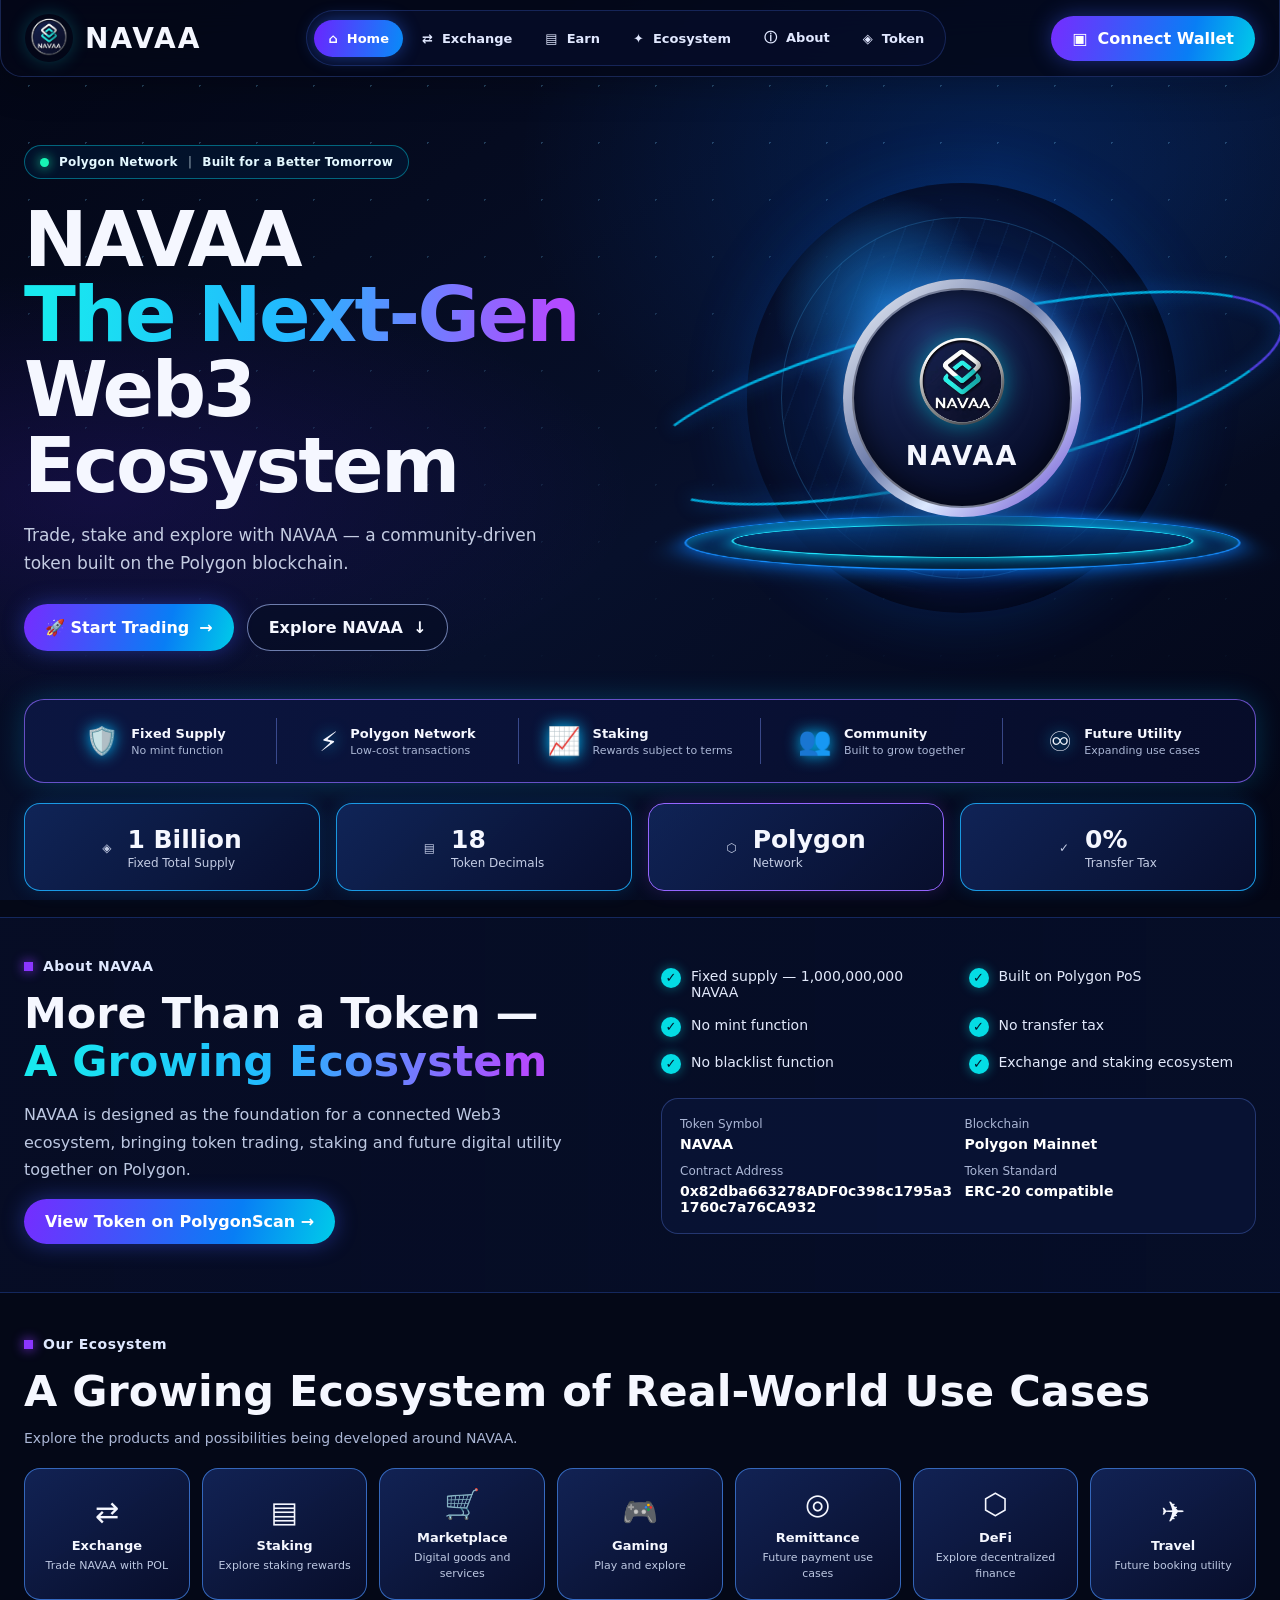
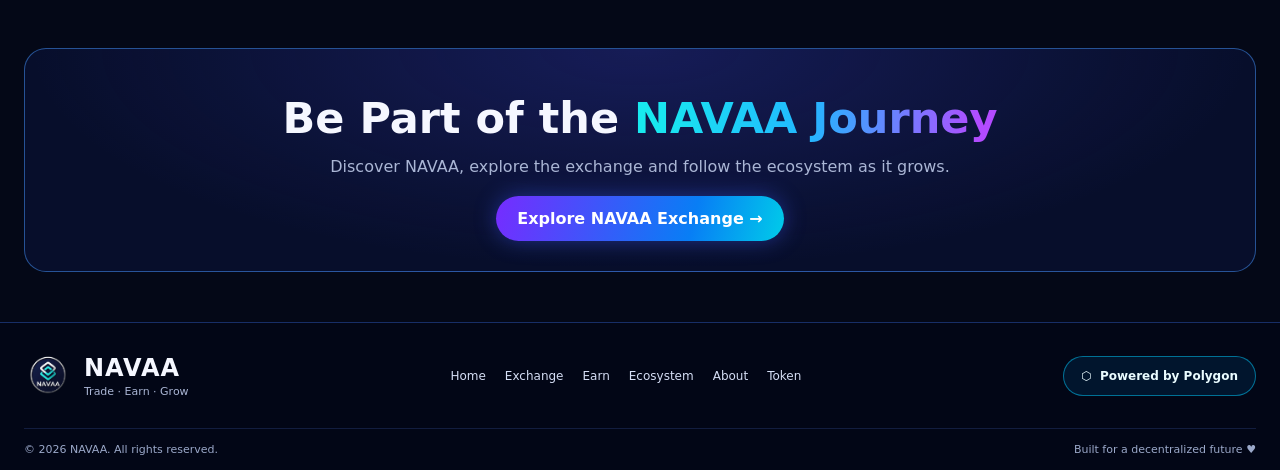
<file: index (5).html>
<!DOCTYPE html>
<html lang="en">
<head>
  <meta charset="UTF-8">
  <meta name="viewport" content="width=device-width, initial-scale=1.0">
  <meta name="theme-color" content="#05091d">
  <meta name="description" content="NAVAA — a community-driven Web3 token ecosystem on Polygon. Explore Exchange, Earn and the NAVAA ecosystem.">
  <title>NAVAA — The Next-Gen Web3 Ecosystem</title>
  <style>
    :root{
      --bg:#040817;--panel:rgba(12,20,54,.78);--panel2:rgba(12,25,65,.72);
      --cyan:#16e9ef;--blue:#168dff;--purple:#8b36ff;--text:#f5f7ff;
      --muted:#aab6d5;--line:rgba(100,139,255,.30);--glow:0 0 28px rgba(0,190,255,.22);
      --max:1240px;
    }
    *{box-sizing:border-box}
    html{scroll-behavior:smooth;scroll-padding-top:90px}
    body{margin:0;background:var(--bg);color:var(--text);font-family:Inter,ui-sans-serif,system-ui,-apple-system,Segoe UI,Roboto,Arial,sans-serif;overflow-x:hidden}
    body:before{content:"";position:fixed;inset:0;z-index:-2;background:
      radial-gradient(ellipse at 78% 18%,rgba(0,107,255,.20),transparent 34%),
      radial-gradient(ellipse at 8% 55%,rgba(102,34,255,.14),transparent 32%),
      linear-gradient(145deg,#030615,#07102b 55%,#030615)}
    body:after{content:"";position:fixed;inset:0;z-index:-1;pointer-events:none;opacity:.32;background-image:radial-gradient(#78cfff 1px,transparent 1px);background-size:57px 57px;mask-image:linear-gradient(to bottom,black,transparent 80%)}
    a{color:inherit;text-decoration:none}
    button{font:inherit}
    .container{width:min(var(--max),calc(100% - 48px));margin:auto}
    .topbar{position:sticky;top:0;z-index:50;background:rgba(4,8,25,.84);backdrop-filter:blur(18px);border:1px solid rgba(87,132,255,.25);border-top:0;border-radius:0 0 22px 22px;box-shadow:0 8px 35px rgba(0,0,0,.25)}
    .nav{height:76px;display:flex;align-items:center;justify-content:space-between;gap:22px}
    .brand{display:flex;align-items:center;gap:12px;flex-shrink:0}
    .brand img{width:48px;height:48px;object-fit:contain;border-radius:50%;box-shadow:0 0 18px rgba(22,233,239,.22)}
    .brand-name{font-size:28px;font-weight:850;letter-spacing:2px}
    .nav-links{display:flex;align-items:center;gap:5px;padding:7px;border:1px solid rgba(77,119,245,.24);border-radius:40px;background:rgba(7,14,43,.72)}
    .nav-links a{font-size:13px;font-weight:650;color:#e1e8ff;padding:11px 14px;border-radius:30px;transition:.2s;white-space:nowrap}
    .nav-links a:hover,.nav-links a.active{background:linear-gradient(100deg,#6a25ff,#078cf8);box-shadow:0 0 18px rgba(48,111,255,.45);color:white}
    .nav-cta,.primary-btn{display:inline-flex;align-items:center;justify-content:center;gap:10px;padding:13px 21px;border:0;border-radius:30px;color:white;font-weight:750;background:linear-gradient(105deg,#762cff,#087ef5 68%,#00cce9);box-shadow:0 0 22px rgba(63,91,255,.42);transition:transform .2s,filter .2s;white-space:nowrap}
    .nav-cta:hover,.primary-btn:hover{transform:translateY(-2px);filter:brightness(1.13)}
    .menu-toggle{display:none;width:44px;height:44px;border:1px solid var(--line);border-radius:13px;background:#101a40;color:white;font-size:23px}
    .hero{position:relative;min-height:580px;display:grid;grid-template-columns:1.03fr .97fr;align-items:center;gap:20px;padding:68px 0 48px}
    .hero-copy{position:relative;z-index:2}
    .eyebrow{display:inline-flex;align-items:center;gap:10px;padding:9px 15px;border:1px solid rgba(0,218,239,.42);border-radius:30px;background:rgba(3,27,57,.55);color:#e4f8ff;font-size:12px;font-weight:700;letter-spacing:.2px}
    .dot{width:9px;height:9px;border-radius:50%;background:#17f5b4;box-shadow:0 0 12px #17f5b4}
    h1{font-size:clamp(44px,6.2vw,76px);line-height:.99;letter-spacing:-2.5px;margin:23px 0 18px;font-weight:900}
    .gradient-text{background:linear-gradient(95deg,#18e9ef 5%,#22b8ff 48%,#b34bff 95%);-webkit-background-clip:text;background-clip:text;color:transparent}
    .hero-copy p{max-width:520px;color:#c4cce2;font-size:17px;line-height:1.65;margin:0 0 27px}
    .hero-actions{display:flex;gap:13px;flex-wrap:wrap}
    .secondary-btn{display:inline-flex;align-items:center;justify-content:center;gap:10px;padding:13px 21px;border:1px solid rgba(173,194,255,.62);border-radius:30px;background:rgba(6,13,35,.6);font-weight:700;transition:.2s}
    .secondary-btn:hover{border-color:var(--cyan);box-shadow:var(--glow)}
    .hero-art{height:470px;position:relative;display:grid;place-items:center;isolation:isolate}
    .planet{position:absolute;width:min(430px,90%);aspect-ratio:1;border-radius:50%;background:
      radial-gradient(circle at 32% 28%,rgba(28,156,255,.65),transparent 26%),
      radial-gradient(circle at 68% 70%,rgba(19,50,153,.95),transparent 48%),
      radial-gradient(circle at 50% 50%,#0b2d73,#07102c 70%);
      box-shadow:inset -28px -22px 65px #020616,0 0 70px rgba(0,111,255,.26);opacity:.82}
    .planet:before{content:"";position:absolute;inset:8%;border-radius:50%;border:1px solid rgba(70,182,255,.28);background:repeating-linear-gradient(110deg,transparent 0 22px,rgba(52,159,255,.08) 23px 24px)}
    .orbit{position:absolute;width:112%;height:34%;border:3px solid rgba(0,205,255,.8);border-left-color:transparent;border-right-color:rgba(95,70,255,.8);border-radius:50%;transform:rotate(-13deg);filter:drop-shadow(0 0 9px #087dff);z-index:1}
    .platform{position:absolute;bottom:43px;width:94%;height:100px;border-radius:50%;background:linear-gradient(180deg,rgba(10,95,190,.65),rgba(4,13,42,.98));border:2px solid #168cff;box-shadow:0 0 28px #087dff,inset 0 8px 22px rgba(0,221,255,.35);transform:perspective(400px) rotateX(57deg);z-index:2}
    .platform:after{content:"";position:absolute;inset:17px 8%;border:2px solid #20e7ff;border-radius:50%;box-shadow:0 0 20px #00cfff}
    .coin-wrap{position:relative;z-index:3;width:238px;aspect-ratio:1;border-radius:50%;display:grid;place-items:center;background:linear-gradient(135deg,#f7fbff,#6d7caa 45%,#dce9ff 65%,#5d3dca);padding:9px;box-shadow:0 0 32px rgba(44,150,255,.72),0 24px 45px rgba(0,0,0,.55);animation:float 5s ease-in-out infinite}
    .coin-inner{width:100%;height:100%;border-radius:50%;display:flex;flex-direction:column;align-items:center;justify-content:center;background:radial-gradient(circle at 35% 20%,#1b2c61,#070d29 75%);border:2px solid rgba(255,255,255,.42);box-shadow:inset 0 0 30px rgba(0,0,0,.65)}
    .coin-inner img{width:116px;height:116px;object-fit:contain;border-radius:50%;filter:drop-shadow(0 0 12px rgba(0,231,239,.5))}
    .coin-inner strong{font-size:27px;letter-spacing:2px;margin-top:-2px}
    @keyframes float{0%,100%{transform:translateY(0)}50%{transform:translateY(-13px)}}
    .feature-strip{display:grid;grid-template-columns:repeat(5,1fr);gap:0;padding:18px 10px;border:1px solid rgba(139,105,255,.72);border-radius:20px;background:linear-gradient(100deg,rgba(12,23,66,.95),rgba(7,13,43,.94));box-shadow:var(--glow)}
    .feature{display:flex;align-items:center;justify-content:center;gap:12px;padding:7px 12px;border-right:1px solid rgba(125,151,255,.42)}
    .feature:last-child{border:0}
    .feature-icon{font-size:27px;filter:drop-shadow(0 0 8px #00bfff)}
    .feature b{display:block;font-size:13px}.feature small{display:block;color:var(--muted);font-size:11px;margin-top:3px}
    .stats{display:grid;grid-template-columns:repeat(4,1fr);gap:16px;padding:20px 0}
    .stat{display:flex;align-items:center;justify-content:center;gap:16px;min-height:88px;border:1px solid rgba(29,175,255,.85);border-radius:16px;background:linear-gradient(135deg,rgba(17,38,91,.92),rgba(8,15,46,.94));box-shadow:0 0 18px rgba(0,145,255,.18)}
    .stat:nth-child(3){border-color:#9565ff;box-shadow:0 0 18px rgba(143,76,255,.2)}
    .stat-icon{font-size:30px}.stat strong{display:block;font-size:25px}.stat span{display:block;color:#c3cce4;font-size:12px;margin-top:2px}
    section{scroll-margin-top:92px}
    .about{margin-top:6px;padding:40px 0 48px;border-top:1px solid rgba(64,120,255,.26);border-bottom:1px solid rgba(64,120,255,.26);background:linear-gradient(90deg,rgba(8,15,43,.72),rgba(8,20,57,.48))}
    .about-grid{display:grid;grid-template-columns:1fr 1fr;gap:42px;align-items:center}
    .section-kicker{font-size:14px;font-weight:800;letter-spacing:.5px;color:#dfe8ff}
    .section-kicker:before{content:"";display:inline-block;width:9px;height:9px;background:var(--purple);margin-right:10px;box-shadow:0 0 12px var(--purple)}
    h2{font-size:clamp(29px,4vw,43px);line-height:1.12;margin:15px 0}
    .about p{color:#bdc8e2;line-height:1.7;max-width:540px}
    .checks{list-style:none;padding:0;margin:0;display:grid;grid-template-columns:1fr 1fr;gap:17px 20px}
    .checks li{font-size:14px;color:#e2e9fb;display:flex;align-items:flex-start;gap:10px}
    .check{flex:none;width:20px;height:20px;border-radius:50%;display:grid;place-items:center;background:#04dce4;color:#00172b;font-weight:900;font-size:13px;box-shadow:0 0 12px rgba(0,222,235,.45)}
    .token-card{margin-top:24px;padding:18px;border:1px solid var(--line);border-radius:17px;background:rgba(12,23,60,.62);display:grid;grid-template-columns:1fr 1fr;gap:12px}
    .token-card div{font-size:12px;color:var(--muted)}.token-card b{display:block;color:#fff;font-size:14px;margin-top:5px;overflow-wrap:anywhere}
    .ecosystem{padding:43px 0 48px}
    .ecosystem-head{margin-bottom:22px}.ecosystem-head p{margin:5px 0 0;color:var(--muted);font-size:14px}
    .eco-grid{display:grid;grid-template-columns:repeat(7,1fr);gap:12px}
    .eco-card{min-height:132px;padding:17px 10px;display:flex;flex-direction:column;align-items:center;justify-content:center;text-align:center;border:1px solid rgba(74,147,255,.65);border-radius:16px;background:linear-gradient(145deg,rgba(20,39,93,.88),rgba(8,14,43,.96));transition:.22s}
    .eco-card:hover{transform:translateY(-5px);border-color:var(--cyan);box-shadow:0 0 22px rgba(0,194,255,.2)}
    .eco-icon{font-size:29px;margin-bottom:9px}.eco-card b{font-size:13px}.eco-card small{font-size:11px;color:#bdc8e2;line-height:1.4;margin-top:5px}
    .cta-band{margin:0 auto 50px;padding:30px;border:1px solid rgba(70,151,255,.5);border-radius:22px;text-align:center;background:radial-gradient(ellipse at 50% 0,rgba(54,57,181,.32),transparent 70%),rgba(9,17,48,.82)}
    .cta-band p{color:var(--muted);margin:0 0 20px}
    footer{border-top:1px solid rgba(65,124,255,.35);background:rgba(3,7,23,.82)}
    .footer-main{min-height:105px;display:flex;align-items:center;justify-content:space-between;gap:24px;padding:20px 0}
    .footer-brand{display:flex;align-items:center;gap:12px}.footer-brand img{width:48px;height:48px;border-radius:50%}.footer-brand strong{font-size:24px;letter-spacing:1px}.footer-brand small{display:block;color:var(--muted);font-size:11px;margin-top:3px}
    .footer-links{display:flex;gap:19px;flex-wrap:wrap;color:#d5def5;font-size:12px}
    .polygon-pill{border:1px solid rgba(0,205,255,.5);border-radius:30px;padding:12px 17px;color:#eafcff;font-size:12px;font-weight:750;background:rgba(0,133,220,.12)}
    .copyright{border-top:1px solid rgba(75,110,210,.22);padding:14px 0;color:#9ba9ca;font-size:11px;display:flex;justify-content:space-between;gap:15px}
    @media(max-width:1050px){
      .nav-links a{padding:10px 9px;font-size:12px}.brand-name{font-size:24px}
      .eco-grid{grid-template-columns:repeat(4,1fr)}
      .feature{gap:8px;padding:6px}.feature b{font-size:12px}
    }
    @media(max-width:800px){
      .container{width:min(100% - 34px,var(--max))}
      .nav{height:68px}.brand img{width:43px;height:43px}.brand-name{font-size:23px}
      .menu-toggle{display:block;margin-left:auto}
      .nav-cta{padding:11px 14px;font-size:12px}
      .nav-links{display:none;position:absolute;top:76px;left:17px;right:17px;padding:10px;border-radius:18px;flex-direction:column;align-items:stretch;background:rgba(5,11,34,.98);box-shadow:0 18px 35px rgba(0,0,0,.5)}
      .nav-links.open{display:flex}.nav-links a{padding:13px 15px}
      .hero{grid-template-columns:1fr;text-align:center;padding:55px 0 30px;gap:0}
      .hero-copy p{margin-left:auto;margin-right:auto}.hero-actions{justify-content:center}
      .hero-art{height:380px;margin-top:5px}.coin-wrap{width:205px}.coin-inner img{width:100px;height:100px}
      .platform{bottom:35px}.feature-strip{grid-template-columns:repeat(2,1fr);gap:8px}
      .feature{border:0;justify-content:flex-start;padding:9px 12px}.feature:last-child{grid-column:1/-1;justify-content:center}
      .stats{grid-template-columns:repeat(2,1fr);gap:11px}.stat{min-height:78px}.stat strong{font-size:22px}
      .about-grid{grid-template-columns:1fr;gap:27px}.checks{gap:14px}
      .footer-main{flex-wrap:wrap}.footer-links{order:3;width:100%;justify-content:center}
    }
    @media(max-width:480px){
      .container{width:calc(100% - 28px)}
      .brand{gap:8px}.brand img{width:39px;height:39px}.brand-name{font-size:20px;letter-spacing:1px}
      .nav{gap:8px}.nav-cta{font-size:0;padding:11px 13px}.nav-cta span{font-size:17px}
      h1{font-size:clamp(40px,12vw,55px);letter-spacing:-1.8px;margin-top:20px}
      .hero-copy p{font-size:15px}.hero-art{height:310px}
      .planet{width:86%}.coin-wrap{width:170px;padding:7px}.coin-inner img{width:83px;height:83px}.coin-inner strong{font-size:21px}
      .platform{height:75px;bottom:28px}
      .feature-strip{padding:12px 7px}.feature-icon{font-size:23px}.feature b{font-size:11px}.feature small{font-size:10px}
      .stats{gap:9px}.stat{gap:9px;min-height:72px;padding:8px}.stat-icon{font-size:23px}.stat strong{font-size:19px}.stat span{font-size:10px}
      .about{padding:32px 0}.checks{grid-template-columns:1fr}
      .token-card{grid-template-columns:1fr}
      .eco-grid{grid-template-columns:repeat(2,1fr);gap:9px}.eco-card{min-height:120px}
      .cta-band{padding:25px 16px;margin-bottom:35px}
      .footer-main{justify-content:center;text-align:center}.footer-brand{justify-content:center;width:100%}
      .footer-links{gap:14px}.polygon-pill{margin:auto}
      .copyright{flex-direction:column;text-align:center;gap:7px}
    }
    @media(prefers-reduced-motion:reduce){*,*:before,*:after{scroll-behavior:auto!important;animation:none!important;transition:none!important}}
  </style>
</head>
<body>
<header class="topbar">
  <div class="container nav">
    <a class="brand" href="#home" aria-label="NAVAA home">
      <img src="[data-uri]" alt="NAVAA logo"><span class="brand-name">NAVAA</span>
    </a>
    <button class="menu-toggle" id="menuToggle" aria-label="Open navigation" aria-expanded="false">☰</button>
    <nav class="nav-links" id="navLinks" aria-label="Main navigation">
      <a class="active" href="#home">⌂ &nbsp;Home</a>
      <a href="https://navaa-world.github.io/Navaa_Exchange/">⇄ &nbsp;Exchange</a>
      <a href="#earn">▤ &nbsp;Earn</a>
      <a href="#ecosystem">✦ &nbsp;Ecosystem</a>
      <a href="#about">ⓘ &nbsp;About</a>
      <a href="#token">◈ &nbsp;Token</a>
    </nav>
    <a class="nav-cta" href="https://navaa-world.github.io/Navaa_Exchange/"><span>▣</span> Connect Wallet</a>
  </div>
</header>

<main>
  <section class="container hero" id="home">
    <div class="hero-copy">
      <div class="eyebrow"><span class="dot"></span> Polygon Network <span style="opacity:.5">|</span> Built for a Better Tomorrow</div>
      <h1>NAVAA<br><span class="gradient-text">The Next-Gen</span><br>Web3 Ecosystem</h1>
      <p>Trade, stake and explore with NAVAA — a community-driven token built on the Polygon blockchain.</p>
      <div class="hero-actions">
        <a class="primary-btn" href="https://navaa-world.github.io/Navaa_Exchange/">🚀 Start Trading <span>→</span></a>
        <a class="secondary-btn" href="#about">Explore NAVAA <span>↓</span></a>
      </div>
    </div>
    <div class="hero-art" aria-label="NAVAA coin illustration">
      <div class="planet"></div><div class="orbit"></div>
      <div class="coin-wrap"><div class="coin-inner"><img src="[data-uri]" alt=""><strong>NAVAA</strong></div></div>
      <div class="platform"></div>
    </div>
  </section>

  <div class="container">
    <div class="feature-strip">
      <div class="feature"><span class="feature-icon">🛡️</span><div><b>Fixed Supply</b><small>No mint function</small></div></div>
      <div class="feature"><span class="feature-icon">⚡</span><div><b>Polygon Network</b><small>Low-cost transactions</small></div></div>
      <div class="feature"><span class="feature-icon">📈</span><div><b>Staking</b><small>Rewards subject to terms</small></div></div>
      <div class="feature"><span class="feature-icon">👥</span><div><b>Community</b><small>Built to grow together</small></div></div>
      <div class="feature"><span class="feature-icon">♾️</span><div><b>Future Utility</b><small>Expanding use cases</small></div></div>
    </div>
    <div class="stats" id="token">
      <div class="stat"><span class="stat-icon">◈</span><div><strong>1 Billion</strong><span>Fixed Total Supply</span></div></div>
      <div class="stat"><span class="stat-icon">▤</span><div><strong>18</strong><span>Token Decimals</span></div></div>
      <div class="stat"><span class="stat-icon">⬡</span><div><strong>Polygon</strong><span>Network</span></div></div>
      <div class="stat"><span class="stat-icon">✓</span><div><strong>0%</strong><span>Transfer Tax</span></div></div>
    </div>
  </div>

  <section class="about" id="about">
    <div class="container about-grid">
      <div>
        <div class="section-kicker">About NAVAA</div>
        <h2>More Than a Token —<br><span class="gradient-text">A Growing Ecosystem</span></h2>
        <p>NAVAA is designed as the foundation for a connected Web3 ecosystem, bringing token trading, staking and future digital utility together on Polygon.</p>
        <a class="primary-btn" href="https://polygonscan.com/token/0x82dba663278ADF0c398c1795a31760c7a76CA932">View Token on PolygonScan →</a>
      </div>
      <div>
        <ul class="checks">
          <li><span class="check">✓</span> Fixed supply — 1,000,000,000 NAVAA</li>
          <li><span class="check">✓</span> Built on Polygon PoS</li>
          <li><span class="check">✓</span> No mint function</li>
          <li><span class="check">✓</span> No transfer tax</li>
          <li><span class="check">✓</span> No blacklist function</li>
          <li><span class="check">✓</span> Exchange and staking ecosystem</li>
        </ul>
        <div class="token-card">
          <div>Token Symbol<b>NAVAA</b></div>
          <div>Blockchain<b>Polygon Mainnet</b></div>
          <div>Contract Address<b>0x82dba663278ADF0c398c1795a31760c7a76CA932</b></div>
          <div>Token Standard<b>ERC-20 compatible</b></div>
        </div>
      </div>
    </div>
  </section>

  <section class="container ecosystem" id="ecosystem">
    <div class="ecosystem-head"><div class="section-kicker">Our Ecosystem</div><h2>A Growing Ecosystem of Real-World Use Cases</h2><p>Explore the products and possibilities being developed around NAVAA.</p></div>
    <div class="eco-grid">
      <a class="eco-card" href="https://navaa-world.github.io/Navaa_Exchange/"><span class="eco-icon">⇄</span><b>Exchange</b><small>Trade NAVAA with POL</small></a>
      <a class="eco-card" id="earn" href="https://navaa-world.github.io/Navaa_Exchange/"><span class="eco-icon">▤</span><b>Staking</b><small>Explore staking rewards</small></a>
      <div class="eco-card"><span class="eco-icon">🛒</span><b>Marketplace</b><small>Digital goods and services</small></div>
      <div class="eco-card"><span class="eco-icon">🎮</span><b>Gaming</b><small>Play and explore</small></div>
      <div class="eco-card"><span class="eco-icon">◎</span><b>Remittance</b><small>Future payment use cases</small></div>
      <div class="eco-card"><span class="eco-icon">⬡</span><b>DeFi</b><small>Explore decentralized finance</small></div>
      <div class="eco-card"><span class="eco-icon">✈</span><b>Travel</b><small>Future booking utility</small></div>
    </div>
  </section>

  <section class="container cta-band">
    <h2>Be Part of the <span class="gradient-text">NAVAA Journey</span></h2>
    <p>Discover NAVAA, explore the exchange and follow the ecosystem as it grows.</p>
    <a class="primary-btn" href="https://navaa-world.github.io/Navaa_Exchange/">Explore NAVAA Exchange →</a>
  </section>
</main>

<footer>
  <div class="container footer-main">
    <a class="footer-brand" href="#home"><img src="[data-uri]" alt="NAVAA"><span><strong>NAVAA</strong><small>Trade · Earn · Grow</small></span></a>
    <nav class="footer-links" aria-label="Footer navigation">
      <a href="#home">Home</a><a href="https://navaa-world.github.io/Navaa_Exchange/">Exchange</a><a href="#earn">Earn</a><a href="#ecosystem">Ecosystem</a><a href="#about">About</a><a href="#token">Token</a>
    </nav>
    <div class="polygon-pill">⬡ &nbsp;Powered by Polygon</div>
  </div>
  <div class="container copyright"><span>© 2026 NAVAA. All rights reserved.</span><span>Built for a decentralized future ♥</span></div>
</footer>
<script>
  const toggle = document.getElementById('menuToggle');
  const links = document.getElementById('navLinks');
  toggle.addEventListener('click', () => {
    const open = links.classList.toggle('open');
    toggle.setAttribute('aria-expanded', String(open));
    toggle.setAttribute('aria-label', open ? 'Close navigation' : 'Open navigation');
    toggle.textContent = open ? '✕' : '☰';
  });
  links.querySelectorAll('a').forEach(link => link.addEventListener('click', () => {
    links.classList.remove('open');
    toggle.setAttribute('aria-expanded','false');
    toggle.setAttribute('aria-label','Open navigation');
    toggle.textContent='☰';
  }));
</script>
</body>
</html>
</file>
